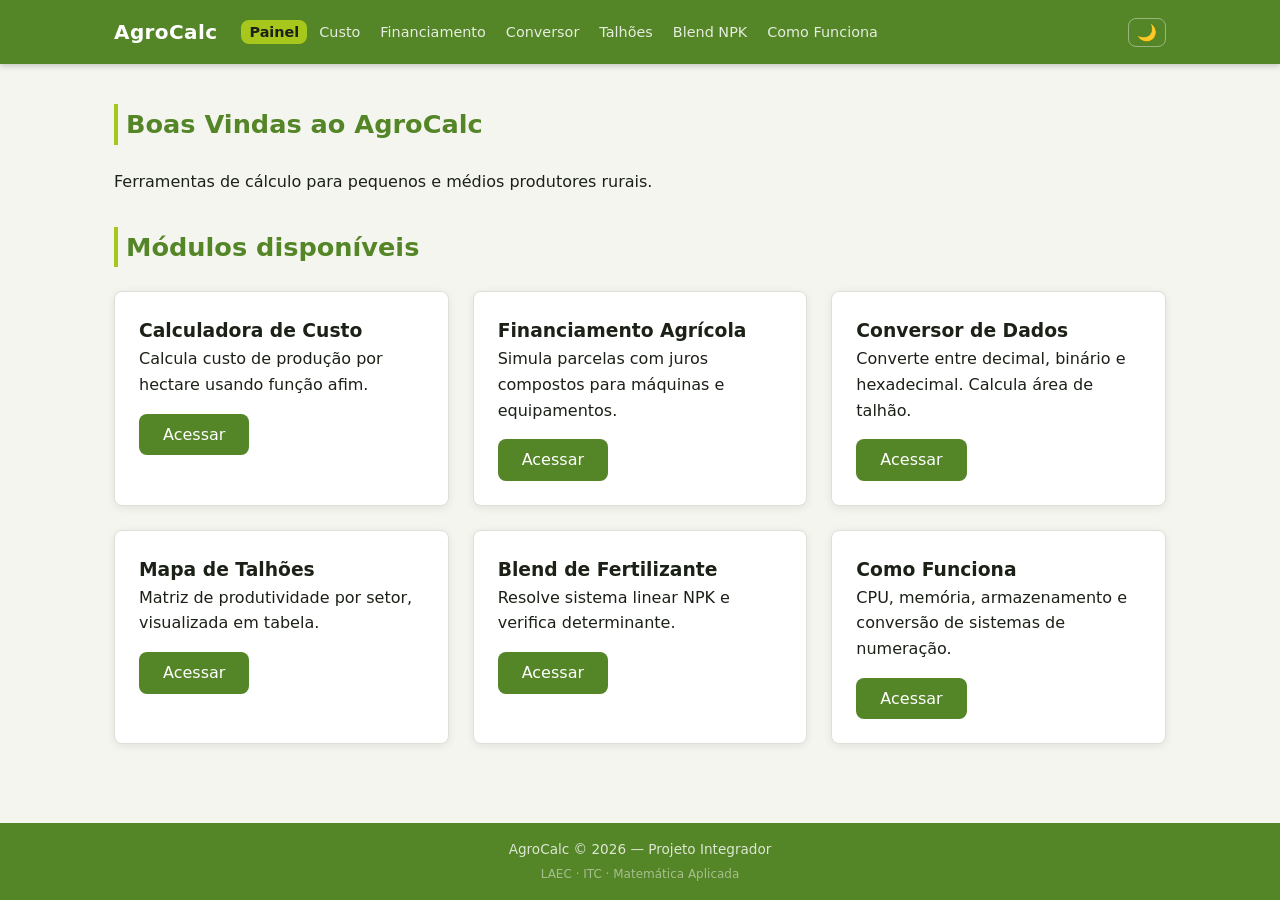
<file: templates/index.html>
<!DOCTYPE html>
<html lang="pt-BR">

<head>
  <meta charset="UTF-8">
  <meta name="viewport" content="width=device-width, initial-scale=1.0">
  <title>AgroCalc — Painel Principal</title>
  <link rel="stylesheet" href="/static/css/style.css">
  <link rel="stylesheet" href="https://cdn.jsdelivr.net/npm/bootstrap-icons@1.13.1/font/bootstrap-icons.min.css">
</head>

<body data-page="index">

  <div id="site-header"></div>

  <main>
    <!-- Apresentação -->
    <section>
      <h1 class="secao-titulo">Boas Vindas ao AgroCalc</h1>
      <p>Ferramentas de cálculo para pequenos e médios produtores rurais.</p>
    </section>

    <!-- Cards de acesso rápido ── -->
    <section style="margin-top: 2rem;">
      <h2 class="secao-titulo">Módulos disponíveis</h2>
      <div class="grid-cards">

        <div class="card">
          <h3>Calculadora de Custo</h3>
          <p>Calcula custo de produção por hectare usando função afim.</p>
          <a class="btn-primario" href="/custo" style="margin-top:1rem;display:inline-block">Acessar</a>
        </div>

        <div class="card">
          <h3>Financiamento Agrícola</h3>
          <p>Simula parcelas com juros compostos para máquinas e equipamentos.</p>
          <a class="btn-primario" href="/financiamento" style="margin-top:1rem;display:inline-block">Acessar</a>
        </div>

        <div class="card">
          <h3>Conversor de Dados</h3>
          <p>Converte entre decimal, binário e hexadecimal. Calcula área de talhão.</p>
          <a class="btn-primario" href="/conversor" style="margin-top:1rem;display:inline-block">Acessar</a>
        </div>

        <div class="card">
          <h3>Mapa de Talhões</h3>
          <p>Matriz de produtividade por setor, visualizada em tabela.</p>
          <a class="btn-primario" href="/mapa-talhoes" style="margin-top:1rem;display:inline-block">Acessar</a>
        </div>

        <div class="card">
          <h3>Blend de Fertilizante</h3>
          <p>Resolve sistema linear NPK e verifica determinante.</p>
          <a class="btn-primario" href="/blend" style="margin-top:1rem;display:inline-block">Acessar</a>
        </div>

        <div class="card">
          <h3>Como Funciona</h3>
          <p>CPU, memória, armazenamento e conversão de sistemas de numeração.</p>
          <a class="btn-primario" href="/como-funciona" style="margin-top:1rem;display:inline-block">Acessar</a>
        </div>

      </div>
    </section>
  </main>

  <div id="site-footer"></div>
  <script src="/static/js/nav.js"></script>

</body>
</html>
</file>
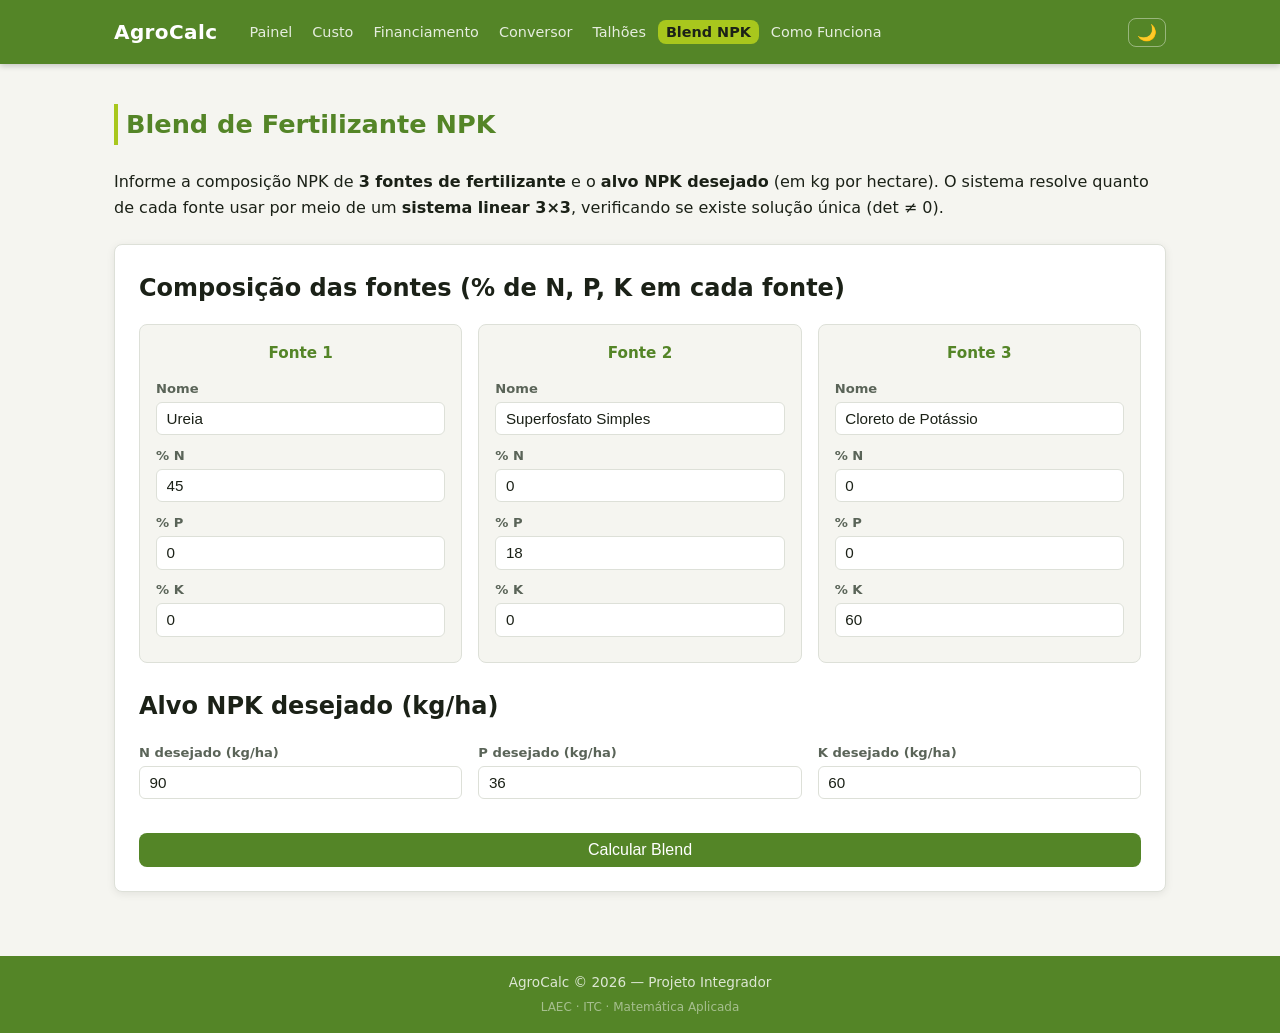
<file: templates/blend.html>
<!DOCTYPE html>
<!--
   O usuário informa a composição NPK de 3 fontes e o alvo desejado
   O sistema linear 3×3 é resolvido pela Regra de Cramer (determinante)
   Verifica se det ≠ 0 (solução única) antes de resolver
   Futuramente: integração com numpy.linalg.solve via Python.
-->
<html lang="pt-BR">

<head>
  <meta charset="UTF-8">
  <meta name="viewport" content="width=device-width, initial-scale=1.0">
  <title>AgroCalc — Blend de Fertilizante</title>
  <link rel="stylesheet" href="../static/css/style.css">
  <link rel="stylesheet" href="../static/css/blend.css">
  <link rel="stylesheet" href="https://cdn.jsdelivr.net/npm/bootstrap-icons@1.13.1/font/bootstrap-icons.min.css">
</head>

<body data-page="blend">

  <div id="site-header"></div>

  <main>
    <h1 class="secao-titulo">Blend de Fertilizante NPK</h1>
    <p style="margin-bottom:1.5rem;">
      Informe a composição NPK de <strong>3 fontes de fertilizante</strong> e o
      <strong>alvo NPK desejado</strong> (em kg por hectare).
      O sistema resolve quanto de cada fonte usar por meio de um
      <strong>sistema linear 3×3</strong>, verificando se existe solução única (det ≠ 0).
    </p>

    <!-- Fontes de fertilizante -->
    <div class="card" style="margin-bottom:1.5rem;">
      <h2 style="margin-bottom:1rem;">Composição das fontes (% de N, P, K em cada fonte)</h2>
      <div class="fontes-grid">

        <div class="fonte-card">
          <div class="fonte-titulo">Fonte 1</div>
          <div class="campo"><label>Nome</label><input type="text" id="f1-nome" value="Ureia"></div>
          <div class="campo"><label>% N</label> <input type="number" id="f1-n" value="45" min="0" max="100" step="0.1">
          </div>
          <div class="campo"><label>% P</label> <input type="number" id="f1-p" value="0" min="0" max="100" step="0.1">
          </div>
          <div class="campo"><label>% K</label> <input type="number" id="f1-k" value="0" min="0" max="100" step="0.1">
          </div>
        </div>

        <div class="fonte-card">
          <div class="fonte-titulo">Fonte 2</div>
          <div class="campo"><label>Nome</label><input type="text" id="f2-nome" value="Superfosfato Simples"></div>
          <div class="campo"><label>% N</label> <input type="number" id="f2-n" value="0" min="0" max="100" step="0.1">
          </div>
          <div class="campo"><label>% P</label> <input type="number" id="f2-p" value="18" min="0" max="100" step="0.1">
          </div>
          <div class="campo"><label>% K</label> <input type="number" id="f2-k" value="0" min="0" max="100" step="0.1">
          </div>
        </div>

        <div class="fonte-card">
          <div class="fonte-titulo">Fonte 3</div>
          <div class="campo"><label>Nome</label><input type="text" id="f3-nome" value="Cloreto de Potássio"></div>
          <div class="campo"><label>% N</label> <input type="number" id="f3-n" value="0" min="0" max="100" step="0.1">
          </div>
          <div class="campo"><label>% P</label> <input type="number" id="f3-p" value="0" min="0" max="100" step="0.1">
          </div>
          <div class="campo"><label>% K</label> <input type="number" id="f3-k" value="60" min="0" max="100" step="0.1">
          </div>
        </div>
      </div>

      <!-- Alvo NPK -->
      <h2 style="margin-bottom:1rem;">Alvo NPK desejado (kg/ha)</h2>
      <div class="alvo-grid">
        <div class="campo">
          <label>N desejado (kg/ha)</label>
          <input type="number" id="alvo-n" value="90" min="0">
        </div>
        <div class="campo">
          <label>P desejado (kg/ha)</label>
          <input type="number" id="alvo-p" value="36" min="0">
        </div>
        <div class="campo">
          <label>K desejado (kg/ha)</label>
          <input type="number" id="alvo-k" value="60" min="0">
        </div>
      </div>

      <button class="btn-primario" onclick="resolverBlend()" style="width:100%;">
        Calcular Blend
      </button>
    </div>

    <!-- Resultado -->
    <div id="resultado" style="display:none;"></div>

  </main>

  <div id="site-footer"></div>
  <script src="../static/js/nav.js"></script>
  <script src="../static/js/blend.js"></script>

</body>
</html>
</file>
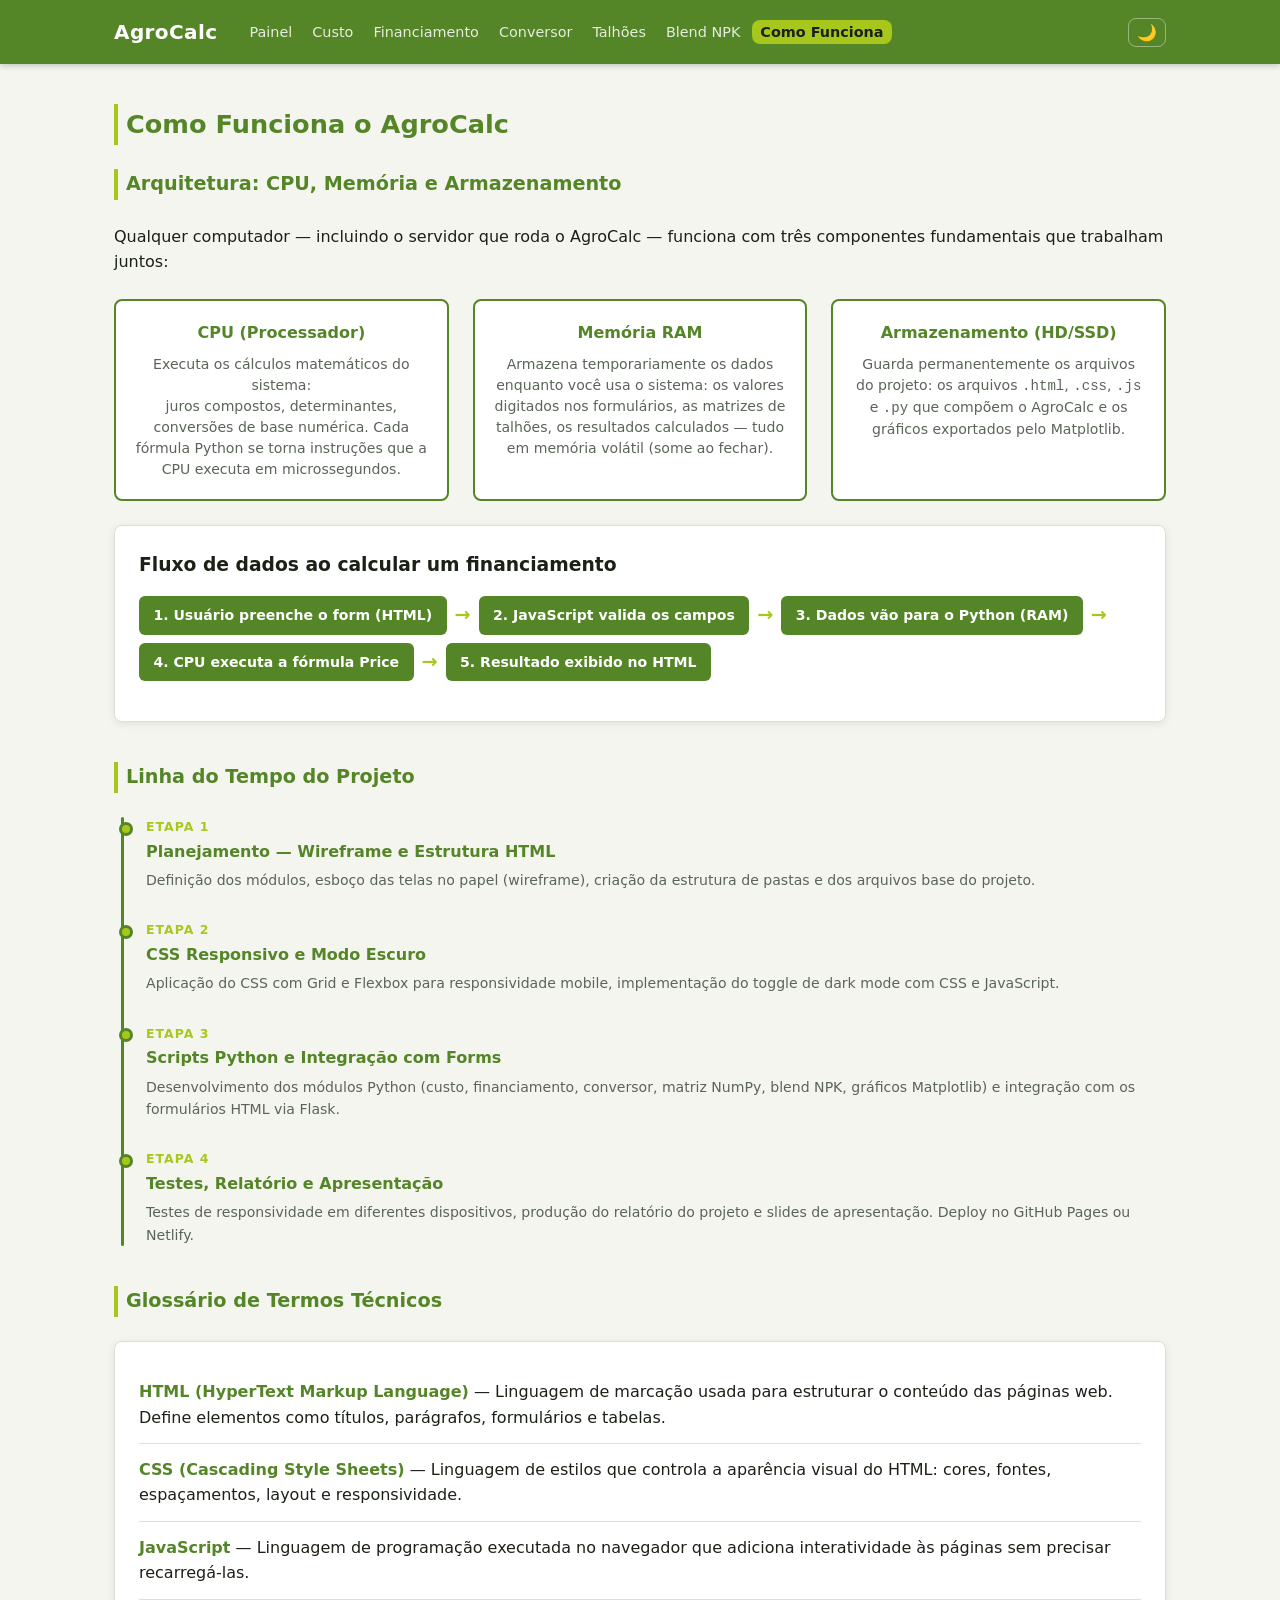
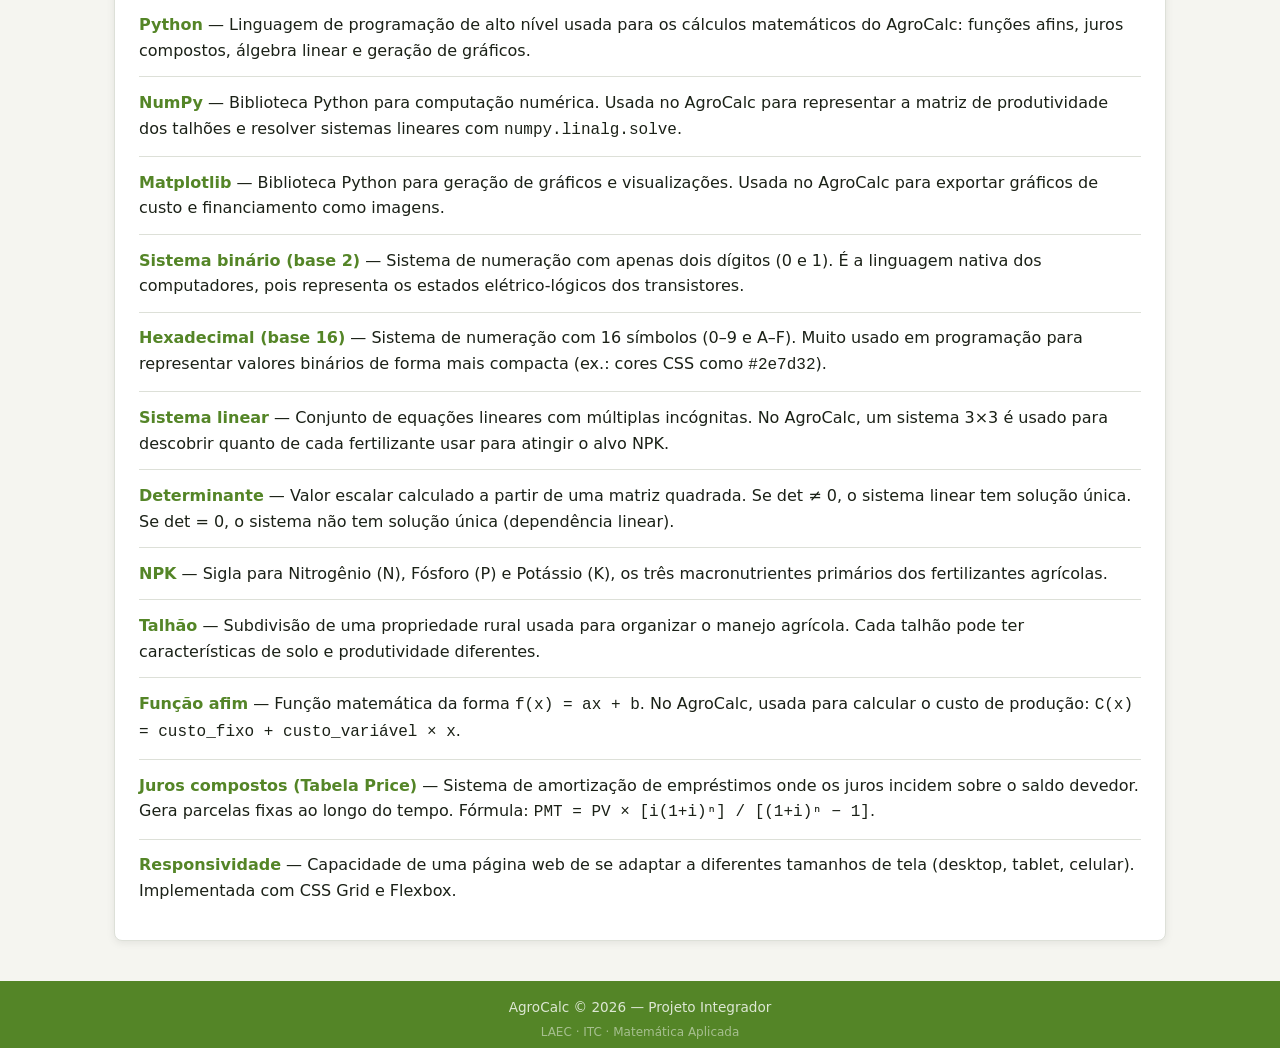
<file: templates/como_funciona.html>
<!DOCTYPE html>
<!--
  como_funciona.html — AgroCalc
  Módulo: Como Funciona (ITC — Introdução à Tecnologia da Computação)
  Conteúdo:
    - Como o sistema AgroCalc funciona internamente (CPU, memória, armazenamento)
    - Linha do tempo das tecnologias usadas no projeto
    - Glossário de termos técnicos
-->
<html lang="pt-BR">

<head>
  <meta charset="UTF-8">
  <meta name="viewport" content="width=device-width, initial-scale=1.0">
  <title>AgroCalc — Como Funciona</title>
  <link rel="stylesheet" href="../static/css/style.css">
  <link rel="stylesheet" href="../static/css/como_funciona.css">
  <link rel="stylesheet" href="https://cdn.jsdelivr.net/npm/bootstrap-icons@1.13.1/font/bootstrap-icons.min.css">
</head>

<body data-page="como_funciona">

  <div id="site-header"></div>

  <main>
    <h1 class="secao-titulo">Como Funciona o AgroCalc</h1>

    <!-- Arquitetura do sistema -->
    <section style="margin-bottom:2.5rem;">
      <h2 class="secao-titulo" style="font-size:1.2rem;">Arquitetura: CPU, Memória e Armazenamento</h2>
      <p>
        Qualquer computador — incluindo o servidor que roda o AgroCalc —
        funciona com três componentes fundamentais que trabalham juntos:
      </p>

      <div class="arq-grid">
        <div class="arq-card">
          <div class="arq-titulo">CPU (Processador)</div>
          <div class="arq-desc">
            Executa os cálculos matemáticos do sistema:<br>
            juros compostos, determinantes, conversões de base numérica.
            Cada fórmula Python se torna instruções que a CPU executa em microssegundos.
          </div>
        </div>

        <div class="arq-card">
          <div class="arq-titulo">Memória RAM</div>
          <div class="arq-desc">
            Armazena temporariamente os dados enquanto você usa o sistema:
            os valores digitados nos formulários, as matrizes de talhões,
            os resultados calculados — tudo em memória volátil (some ao fechar).
          </div>
        </div>

        <div class="arq-card">
          <div class="arq-titulo">Armazenamento (HD/SSD)</div>
          <div class="arq-desc">
            Guarda permanentemente os arquivos do projeto:
            os arquivos <code>.html</code>, <code>.css</code>, <code>.js</code> e <code>.py</code>
            que compõem o AgroCalc e os gráficos exportados pelo Matplotlib.
          </div>
        </div>
      </div>

      <!-- Fluxo de dados quando o usuário usa o sistema -->
      <div class="card">
        <h3 style="margin-bottom:1rem;">Fluxo de dados ao calcular um financiamento</h3>
        <div class="fluxo">
          <div class="fluxo-passo">1. Usuário preenche o form (HTML)</div>
          <div class="fluxo-seta">→</div>
          <div class="fluxo-passo">2. JavaScript valida os campos</div>
          <div class="fluxo-seta">→</div>
          <div class="fluxo-passo">3. Dados vão para o Python (RAM)</div>
          <div class="fluxo-seta">→</div>
          <div class="fluxo-passo">4. CPU executa a fórmula Price</div>
          <div class="fluxo-seta">→</div>
          <div class="fluxo-passo">5. Resultado exibido no HTML</div>
        </div>
      </div>
    </section>

    <!-- Linha do tempo -->
    <section style="margin-bottom:2.5rem;">
      <h2 class="secao-titulo" style="font-size:1.2rem;">Linha do Tempo do Projeto</h2>

      <div class="timeline">

        <div class="timeline-item">
          <div class="timeline-ano">Etapa 1</div>
          <div class="timeline-titulo">Planejamento — Wireframe e Estrutura HTML</div>
          <div class="timeline-desc">
            Definição dos módulos, esboço das telas no papel (wireframe),
            criação da estrutura de pastas e dos arquivos base do projeto.
          </div>
        </div>

        <div class="timeline-item">
          <div class="timeline-ano">Etapa 2</div>
          <div class="timeline-titulo">CSS Responsivo e Modo Escuro</div>
          <div class="timeline-desc">
            Aplicação do CSS com Grid e Flexbox para responsividade mobile,
            implementação do toggle de dark mode com CSS e JavaScript.
          </div>
        </div>

        <div class="timeline-item">
          <div class="timeline-ano">Etapa 3</div>
          <div class="timeline-titulo">Scripts Python e Integração com Forms</div>
          <div class="timeline-desc">
            Desenvolvimento dos módulos Python (custo, financiamento, conversor,
            matriz NumPy, blend NPK, gráficos Matplotlib) e integração com os
            formulários HTML via Flask.
          </div>
        </div>

        <div class="timeline-item">
          <div class="timeline-ano">Etapa 4</div>
          <div class="timeline-titulo">Testes, Relatório e Apresentação</div>
          <div class="timeline-desc">
            Testes de responsividade em diferentes dispositivos,
            produção do relatório do projeto e slides de apresentação.
            Deploy no GitHub Pages ou Netlify.
          </div>
        </div>

      </div>
    </section>

    <!-- Glossário -->
    <section>
      <h2 class="secao-titulo" style="font-size:1.2rem;">Glossário de Termos Técnicos</h2>

      <div class="card">
        <ul class="glossario-lista">
          <li>
            <strong>HTML (HyperText Markup Language)</strong> —
            Linguagem de marcação usada para estruturar o conteúdo das páginas web.
            Define elementos como títulos, parágrafos, formulários e tabelas.
          </li>
          <li>
            <strong>CSS (Cascading Style Sheets)</strong> —
            Linguagem de estilos que controla a aparência visual do HTML:
            cores, fontes, espaçamentos, layout e responsividade.
          </li>
          <li>
            <strong>JavaScript</strong> —
            Linguagem de programação executada no navegador que adiciona
            interatividade às páginas sem precisar recarregá-las.
          </li>
          <li>
            <strong>Python</strong> —
            Linguagem de programação de alto nível usada para os cálculos
            matemáticos do AgroCalc: funções afins, juros compostos,
            álgebra linear e geração de gráficos.
          </li>
          <li>
            <strong>NumPy</strong> —
            Biblioteca Python para computação numérica. Usada no AgroCalc
            para representar a matriz de produtividade dos talhões e resolver
            sistemas lineares com <code>numpy.linalg.solve</code>.
          </li>
          <li>
            <strong>Matplotlib</strong> —
            Biblioteca Python para geração de gráficos e visualizações.
            Usada no AgroCalc para exportar gráficos de custo e financiamento como imagens.
          </li>
          <li>
            <strong>Sistema binário (base 2)</strong> —
            Sistema de numeração com apenas dois dígitos (0 e 1).
            É a linguagem nativa dos computadores, pois representa os estados
            elétrico-lógicos dos transistores.
          </li>
          <li>
            <strong>Hexadecimal (base 16)</strong> —
            Sistema de numeração com 16 símbolos (0–9 e A–F).
            Muito usado em programação para representar valores binários
            de forma mais compacta (ex.: cores CSS como <code>#2e7d32</code>).
          </li>
          <li>
            <strong>Sistema linear</strong> —
            Conjunto de equações lineares com múltiplas incógnitas.
            No AgroCalc, um sistema 3×3 é usado para descobrir quanto de cada
            fertilizante usar para atingir o alvo NPK.
          </li>
          <li>
            <strong>Determinante</strong> —
            Valor escalar calculado a partir de uma matriz quadrada.
            Se det ≠ 0, o sistema linear tem solução única.
            Se det = 0, o sistema não tem solução única (dependência linear).
          </li>
          <li>
            <strong>NPK</strong> —
            Sigla para Nitrogênio (N), Fósforo (P) e Potássio (K),
            os três macronutrientes primários dos fertilizantes agrícolas.
          </li>
          <li>
            <strong>Talhão</strong> —
            Subdivisão de uma propriedade rural usada para organizar o manejo
            agrícola. Cada talhão pode ter características de solo e produtividade diferentes.
          </li>
          <li>
            <strong>Função afim</strong> —
            Função matemática da forma <code>f(x) = ax + b</code>.
            No AgroCalc, usada para calcular o custo de produção:
            <code>C(x) = custo_fixo + custo_variável × x</code>.
          </li>
          <li>
            <strong>Juros compostos (Tabela Price)</strong> —
            Sistema de amortização de empréstimos onde os juros incidem sobre
            o saldo devedor. Gera parcelas fixas ao longo do tempo.
            Fórmula: <code>PMT = PV × [i(1+i)ⁿ] / [(1+i)ⁿ − 1]</code>.
          </li>
          <li>
            <strong>Responsividade</strong> —
            Capacidade de uma página web de se adaptar a diferentes tamanhos
            de tela (desktop, tablet, celular). Implementada com CSS Grid e Flexbox.
          </li>
        </ul>
      </div>
    </section>

  </main>

  <div id="site-footer"></div>
  <script src="../static/js/nav.js"></script>

</body>

</html>
</file>
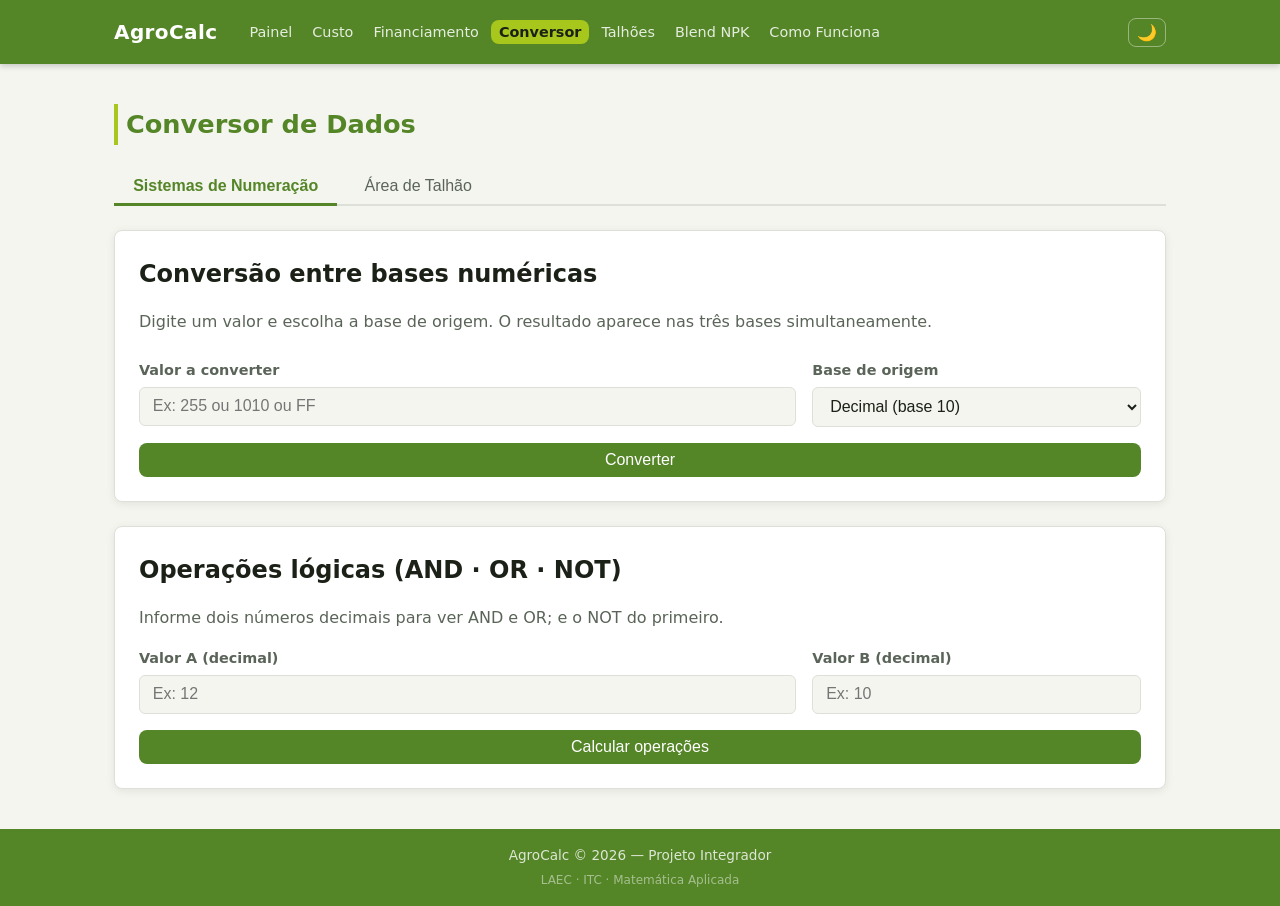
<file: templates/conversor.html>
<!DOCTYPE html>
<!--
  Converte números entre decimal, binário e hexadecimal
  Calcula área de talhão retangular em hectares
-->
<html lang="pt-BR">

<head>
  <meta charset="UTF-8">
  <meta name="viewport" content="width=device-width, initial-scale=1.0">
  <title>AgroCalc — Conversor de Dados</title>
  <link rel="stylesheet" href="../static/css/style.css">
  <link rel="stylesheet" href="../static/css/conversor.css">
  <link rel="stylesheet" href="https://cdn.jsdelivr.net/npm/bootstrap-icons@1.13.1/font/bootstrap-icons.min.css">
</head>

<body data-page="conversor">

  <div id="site-header"></div>

  <main>
    <h1 class="secao-titulo">Conversor de Dados</h1>

    <!-- Abas internas -->
    <div class="abas">
      <button class="aba-btn ativa" onclick="trocarAba('numeracao', this)">
        Sistemas de Numeração
      </button>
      <button class="aba-btn" onclick="trocarAba('area', this)">
        Área de Talhão
      </button>
    </div>

    <!-- Conversor de bases -->
    <div id="painel-numeracao" class="painel-aba ativo">
      <div class="card">
        <h2 style="margin-bottom:1rem;">Conversão entre bases numéricas</h2>
        <p style="margin-bottom:1.5rem;color:var(--cor-texto-suave);">
          Digite um valor e escolha a base de origem. O resultado aparece nas três bases simultaneamente.
        </p>

        <div class="entrada-grupo">
          <div class="campo">
            <label for="valor-numero">Valor a converter</label>
            <input type="text" id="valor-numero" placeholder="Ex: 255 ou 1010 ou FF">
          </div>
          <div class="campo">
            <label for="base-origem">Base de origem</label>
            <select id="base-origem">
              <option value="10">Decimal (base 10)</option>
              <option value="2">Binário (base 2)</option>
              <option value="16">Hexadecimal (base 16)</option>
            </select>
          </div>
        </div>

        <button class="btn-primario" onclick="converterNumero()" style="width:100%;">
          Converter
        </button>

        <!-- Resultado nas três bases -->
        <div class="resultado-bases" id="resultado-bases" style="display:none;">
          <div class="base-card">
            <div class="base-titulo">Decimal</div>
            <div class="base-valor" id="res-decimal">—</div>
          </div>
          <div class="base-card">
            <div class="base-titulo">Binário</div>
            <div class="base-valor" id="res-binario">—</div>
          </div>
          <div class="base-card">
            <div class="base-titulo">Hexadecimal</div>
            <div class="base-valor" id="res-hex">—</div>
          </div>
        </div>
      </div>

      <!-- Operações lógicas AND / OR / NOT -->
      <div class="card" style="margin-top:1.5rem;">
        <h2 style="margin-bottom:1rem;">Operações lógicas (AND · OR · NOT)</h2>
        <p style="margin-bottom:1rem;color:var(--cor-texto-suave);">
          Informe dois números decimais para ver AND e OR; e o NOT do primeiro.
        </p>

        <div class="entrada-grupo">
          <div class="campo">
            <label for="logica-a">Valor A (decimal)</label>
            <input type="number" id="logica-a" placeholder="Ex: 12" min="0">
          </div>
          <div class="campo">
            <label for="logica-b">Valor B (decimal)</label>
            <input type="number" id="logica-b" placeholder="Ex: 10" min="0">
          </div>
        </div>

        <button class="btn-primario" onclick="calcularLogica()" style="width:100%;">
          Calcular operações
        </button>

        <table class="tabela-logica" id="tabela-logica" style="display:none;">
          <thead>
            <tr>
              <th>Operação</th>
              <th>Decimal</th>
              <th>Binário</th>
              <th>Hexadecimal</th>
            </tr>
          </thead>
          <tbody id="corpo-logica"></tbody>
        </table>
      </div>
    </div>

    <!-- Calculadora de área -->
    <div id="painel-area" class="painel-aba">
      <div class="card" style="max-width:520px;">
        <h2 style="margin-bottom:1rem;">Calculadora de Área de Talhão</h2>
        <p style="margin-bottom:1.5rem;color:var(--cor-texto-suave);">
          Informe as dimensões do talhão para calcular a área em metros quadrados e hectares.
          <br><small>1 hectare = 10.000 m²</small>
        </p>

        <div class="campo" style="margin-bottom:1rem;">
          <label for="comprimento">Comprimento (metros)</label>
          <input type="number" id="comprimento" placeholder="Ex: 500" min="0">
        </div>

        <div class="campo" style="margin-bottom:1.5rem;">
          <label for="largura">Largura (metros)</label>
          <input type="number" id="largura" placeholder="Ex: 200" min="0">
        </div>

        <button class="btn-primario" onclick="calcularArea()" style="width:100%;">
          Calcular área
        </button>

        <div class="resultado-area" id="resultado-area" style="display:none;">
          <p style="opacity:0.85;font-size:0.9rem;">Área calculada</p>
          <p class="valor-ha" id="area-ha">—</p>
          <p style="font-size:0.9rem;margin-top:0.3rem;" id="area-m2">—</p>
        </div>
      </div>
    </div>

  </main>

  <div id="site-footer"></div>
  <script src="../static/js/nav.js"></script>
  <script src="../static/js/conversor.js"></script>

</body>
</html>
</file>
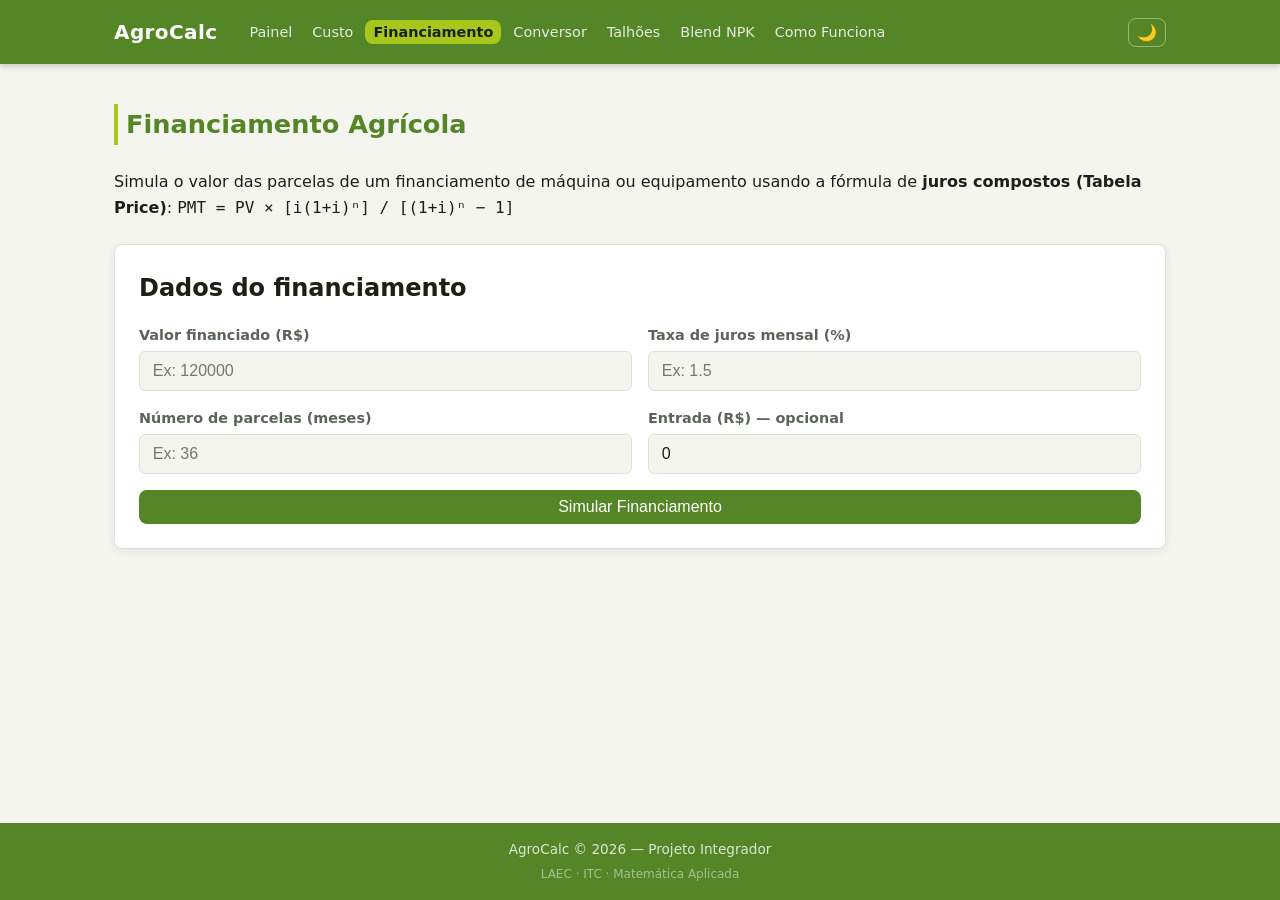
<file: templates/financiamento.html>
<!DOCTYPE html>
<!--
  financiamento.html — AgroCalc
  Módulo: Financiamento Agrícola
  Simula parcelas de financiamento com juros compostos.
  Fórmula: PMT = PV × [i(1+i)^n] / [(1+i)^n - 1]
-->
<html lang="pt-BR">

<head>
  <meta charset="UTF-8">
  <meta name="viewport" content="width=device-width, initial-scale=1.0">
  <title>AgroCalc — Financiamento Agrícola</title>
  <link rel="stylesheet" href="../static/css/style.css">
  <link rel="stylesheet" href="../static/css/financiamento.css">
  <link rel="stylesheet" href="https://cdn.jsdelivr.net/npm/bootstrap-icons@1.13.1/font/bootstrap-icons.min.css">
</head>

<body data-page="financiamento">

  <div id="site-header"></div>

  <main>
    <h1 class="secao-titulo">Financiamento Agrícola</h1>
    <p style="margin-bottom:1.5rem;">
      Simula o valor das parcelas de um financiamento de máquina ou equipamento
      usando a fórmula de <strong>juros compostos (Tabela Price)</strong>:
      <code>PMT = PV × [i(1+i)ⁿ] / [(1+i)ⁿ − 1]</code>
    </p>

    <!-- Formulário -->
    <div class="card" style="margin-bottom:2rem;">
      <h2 style="margin-bottom:1rem;">Dados do financiamento</h2>
      <div class="form-grid">

        <div class="campo">
          <label for="valor-total">Valor financiado (R$)</label>
          <input type="number" id="valor-total" placeholder="Ex: 120000" min="0">
        </div>

        <div class="campo">
          <label for="taxa-juros">Taxa de juros mensal (%)</label>
          <input type="number" id="taxa-juros" placeholder="Ex: 1.5" step="0.01" min="0">
        </div>

        <div class="campo">
          <label for="num-parcelas">Número de parcelas (meses)</label>
          <input type="number" id="num-parcelas" placeholder="Ex: 36" min="1" max="360">
        </div>

        <div class="campo">
          <label for="entrada">Entrada (R$) — opcional</label>
          <input type="number" id="entrada" placeholder="Ex: 20000" min="0" value="0">
        </div>

        <div class="campo full">
          <button class="btn-primario" onclick="calcularFinanciamento()" style="width:100%;">
            Simular Financiamento
          </button>
        </div>
      </div>
    </div>

    <!-- Resultado (oculto até calcular) -->
    <div id="resultado" style="display:none;">

      <!-- Cards de resumo -->
      <div class="resumo-grid">
        <div class="resumo-item">
          <span class="label">Parcela mensal</span>
          <span class="valor" id="res-parcela">—</span>
        </div>
        <div class="resumo-item">
          <span class="label">Total pago</span>
          <span class="valor" id="res-total">—</span>
        </div>
        <div class="resumo-item">
          <span class="label">Total de juros</span>
          <span class="valor" id="res-juros">—</span>
        </div>
      </div>

      <!-- Tabela de amortização -->
      <div class="card">
        <h2 style="margin-bottom:1rem;">Tabela de parcelas</h2>
        <div style="overflow-x:auto;">
          <table class="tabela-parcelas">
            <thead>
              <tr>
                <th>Parcela</th>
                <th>Prestação (R$)</th>
                <th>Juros (R$)</th>
                <th>Amortização (R$)</th>
                <th>Saldo devedor (R$)</th>
              </tr>
            </thead>
            <tbody id="corpo-tabela"></tbody>
          </table>
        </div>
      </div>
    </div>
  </main>

  <div id="site-footer"></div>
  <script src="../static/js/nav.js"></script>
  <script src="../static/js/financiamento.js"></script>
</body>

</html>
</file>
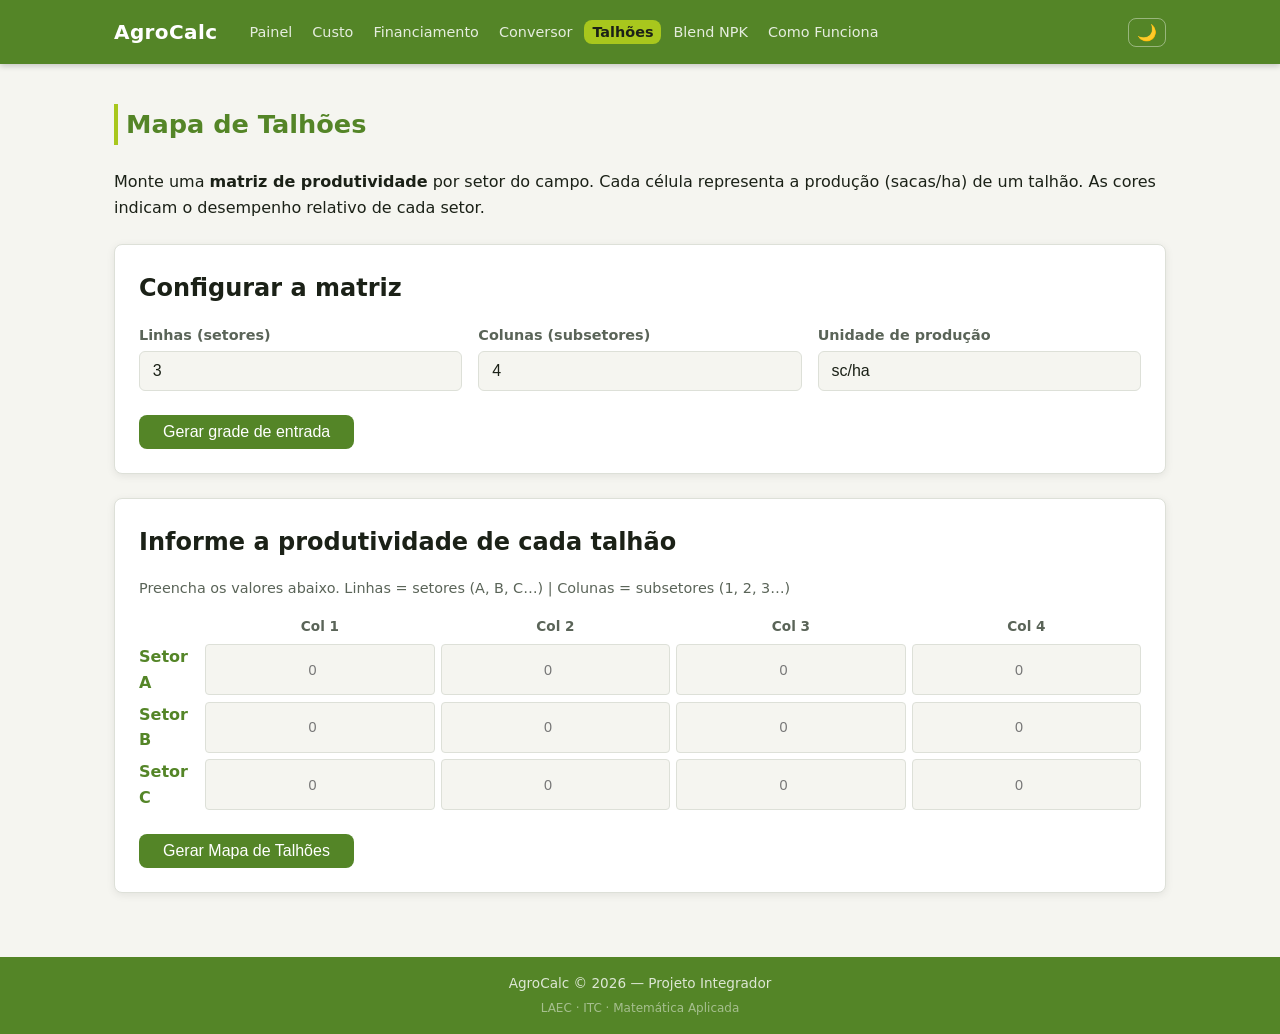
<file: templates/mapa_talhoes.html>
<!DOCTYPE html>
<!--
  Representa uma matriz de produtividade por setor (linha × coluna).
  O usuário define linhas, colunas e valores. A tabela é gerada dinamicamente.
  Futuramente os dados virão de um script Python com NumPy.
-->
<html lang="pt-BR">

<head>
  <meta charset="UTF-8">
  <meta name="viewport" content="width=device-width, initial-scale=1.0">
  <title>AgroCalc — Mapa de Talhões</title>
  <link rel="stylesheet" href="../static/css/style.css">
  <link rel="stylesheet" href="../static/css/mapa_talhoes.css">
  <link rel="stylesheet" href="https://cdnjs.cloudflare.com/ajax/libs/font-awesome/6.7.2/css/all.min.css">
  <link rel="stylesheet" href="https://cdn.jsdelivr.net/npm/bootstrap-icons@1.13.1/font/bootstrap-icons.min.css">
</head>

<body data-page="mapa_talhoes">

  <div id="site-header"></div>

  <main>
    <h1 class="secao-titulo">Mapa de Talhões</h1>
    <p style="margin-bottom:1.5rem;">
      Monte uma <strong>matriz de produtividade</strong> por setor do campo.
      Cada célula representa a produção (sacas/ha) de um talhão.
      As cores indicam o desempenho relativo de cada setor.
    </p>

    <!-- Configuração da matriz -->
    <div class="card" style="margin-bottom:1.5rem;">
      <h2 style="margin-bottom:1rem;">Configurar a matriz</h2>
      <div class="config-grid">
        <div class="campo">
          <label for="num-linhas">Linhas (setores)</label>
          <input type="number" id="num-linhas" value="3" min="1" max="8">
        </div>
        <div class="campo">
          <label for="num-colunas">Colunas (subsetores)</label>
          <input type="number" id="num-colunas" value="4" min="1" max="8">
        </div>
        <div class="campo">
          <label for="unidade">Unidade de produção</label>
          <input type="text" id="unidade" value="sc/ha" placeholder="Ex: sc/ha, t/ha">
        </div>
      </div>
      <button class="btn-primario" onclick="gerarInputs()">Gerar grade de entrada</button>
    </div>

    <!-- Grade de inputs (gerada dinamicamente) -->
    <div id="secao-inputs" style="display:none;">
      <div class="card" style="margin-bottom:1.5rem;">
        <h2 style="margin-bottom:1rem;">Informe a produtividade de cada talhão</h2>
        <p style="color:var(--cor-texto-suave);margin-bottom:1rem;font-size:0.9rem;">
          Preencha os valores abaixo. Linhas = setores (A, B, C…) | Colunas = subsetores (1, 2, 3…)
        </p>
        <div id="grade-inputs"></div>
        <button class="btn-primario" onclick="gerarMapa()">Gerar Mapa de Talhões</button>
      </div>
    </div>

    <!-- Resultado: mapa de calor + estatísticas -->
    <div id="resultado" style="display:none;">
      <div class="card">
        <h2 style="margin-bottom:0.5rem;">Mapa de Produtividade</h2>
        <div class="legenda">
          <strong>Legenda:</strong>
          <div class="legenda-item">
            <div class="legenda-cor calor-alto"></div> Alto
          </div>
          <div class="legenda-item">
            <div class="legenda-cor calor-medio"></div> Médio
          </div>
          <div class="legenda-item">
            <div class="legenda-cor calor-baixo"></div> Baixo
          </div>
        </div>

        <div style="overflow-x:auto; margin-top:1rem;">
          <table class="mapa-tabela" id="tabela-mapa"></table>
        </div>
      </div>

      <!-- Estatísticas da matriz -->
      <div class="stats-grid" id="stats-grid"></div>
    </div>

  </main>

  <div id="site-footer"></div>
  <script src="../static/js/nav.js"></script>
  <script src="../static/js/mapa_talhoes.js"></script>

</body>
</html>
</file>
<file: static/css/style.css>
/*
   style.css — AgroCalc
   Estilos globais: variáveis, reset, header, nav, footer,
   grid de layout e utilitários.
   Cada página pode importar seu próprio CSS adicional.
*/

/* Variáveis do CSS, afeta todas as páginas html */
:root {
    /* Cores Principais */
    --cor-primaria: #548527;
    --cor-primaria-soft: #6fa542;
    --cor-acento: #a8c71d;
    --cor-perigo: #c62828;

    /* Neutros */
    --cor-fundo: #f5f5f0;
    --cor-superficie: #ffffff;
    --cor-borda: #dde0d8;
    --cor-texto: #1b2117;
    --cor-texto-suave: #5a6458;

    /* Tipografia */
    --fonte-principal: "Segoe UI", system-ui, sans-serif;
    --tamanho-base: 1rem;

    /* Espaçamentos */
    --espaco-xs: 0.25rem;
    --espaco-sm: 0.5rem;
    --espaco-md: 1rem;
    --espaco-lg: 1.5rem;
    --espaco-xl: 2.5rem;

    /* Layout */
    --largura-max: 1100px;
    --altura-header: 64px;
    --raio-borda: 8px;

    /* Sombra */
    --sombra-suave: 0 2px 8px rgba(0, 0, 0, 0.08);
}

/* Tema Escuro */
body.dark {
    --cor-fundo: #161a14;
    --cor-superficie: #1f2419;
    --cor-borda: #2e3529;
    --cor-texto: #e8ebe3;
    --cor-texto-suave: #8a9485;
    --sombra-suave: 0 2px 8px rgba(0, 0, 0, 0.4);
}

img {
    width: 10%;
    max-width: 500px;
    /* Define o tamanho máximo da imagem */
    height: auto;
}

/* Icons do Tema Escuro/Claro */
#theme-toggle i {
    font-size: 1.3rem;
}

#theme-toggle {
    font-size: 1.5rem;
}

/* Reset */
*,
*::before,
*::after {
    box-sizing: border-box;
    margin: 0;
    padding: 0;
}

html {
    font-size: 100%;
    scroll-behavior: smooth;
}

body {
    font-family: var(--fonte-principal);
    font-size: var(--tamanho-base);
    background-color: var(--cor-fundo);
    color: var(--cor-texto);
    line-height: 1.6;

    display: grid;
    grid-template-rows: var(--altura-header) 1fr auto;
    min-height: 100vh;
}

img {
    max-width: 100%;
    display: block;
}

a {
    color: var(--cor-primaria-soft);
    text-decoration: none;
}

a:hover {
    text-decoration: underline;
}

/* Header e Nav */
.site-header {
    background-color: var(--cor-primaria);
    color: #fff;
    position: sticky;
    /* fica no topo ao rolar */
    top: 0;
    z-index: 100;
    box-shadow: 0 2px 6px rgba(0, 0, 0, 0.2);
}

.header-inner {
    max-width: var(--largura-max);
    margin: 0 auto;
    padding: 0 var(--espaco-lg);
    height: var(--altura-header);

    display: flex;
    align-items: center;
    gap: var(--espaco-lg);
}

/* Logo */
.logo {
    display: flex;
    align-items: center;
    gap: var(--espaco-sm);
    flex-shrink: 0;
}

.logo-icon {
    font-size: 1.5rem;
}

.logo-texto {
    font-size: 1.25rem;
    font-weight: 700;
    letter-spacing: 0.02em;
    color: #fff;
}

/* Lista de links da nav */
.nav-principal ul {
    display: flex;
    list-style: none;
    gap: var(--espaco-xs);
    flex-wrap: wrap;
}

.nav-principal a {
    color: rgba(255, 255, 255, 0.85);
    padding: var(--espaco-xs) var(--espaco-sm);
    border-radius: var(--raio-borda);
    font-size: 0.9rem;
    transition: background 0.2s, color 0.2s;
}

.nav-principal a:hover {
    background: rgba(255, 255, 255, 0.15);
    color: #fff;
    text-decoration: none;
}

/* Link da página ativa */
.nav-principal a.ativo {
    background: var(--cor-acento);
    color: #1b2117;
    font-weight: 600;
}

/* Botão Dark Mode */
.btn-dark {
    margin-left: auto;
    background: transparent;
    border: 1px solid rgba(255, 255, 255, 0.4);
    border-radius: var(--raio-borda);
    color: #fff;
    padding: var(--espaco-xs) var(--espaco-sm);
    cursor: pointer;
    font-size: 1rem;
    flex-shrink: 0;
    transition: background 0.2s;

}

.btn-dark:hover {
    background: rgba(255, 255, 255, 0.15);
}

.btn-menu {
    display: none;
    flex-direction: column;
    justify-content: space-between;
    width: 28px;
    height: 20px;
    background: transparent;
    border: none;
    cursor: pointer;
    flex-shrink: 0;
}

.btn-menu span {
    display: block;
    height: 2px;
    background: #fff;
    border-radius: 2px;
    transition: 0.3s;
}

/* Main */
main {
    max-width: var(--largura-max);
    width: 100%;
    margin: 0 auto;
    padding: var(--espaco-xl) var(--espaco-lg);
}

/* Título de seção padrão */
.secao-titulo {
    font-size: 1.6rem;
    font-weight: 700;
    color: var(--cor-primaria);
    margin-bottom: var(--espaco-lg);
    border-left: 4px solid var(--cor-acento);
    padding-left: var(--espaco-sm);
}

/* Card Reutilizável */
.card {
    background: var(--cor-superficie);
    border: 1px solid var(--cor-borda);
    border-radius: var(--raio-borda);
    padding: var(--espaco-lg);
    box-shadow: var(--sombra-suave);
}

/* Grid de Cards*/
.grid-cards {
    display: grid;
    grid-template-columns: repeat(auto-fit, minmax(280px, 1fr));
    gap: var(--espaco-lg);
}

/* Botão primário padrão */
.btn-primario {
    display: inline-block;
    background: var(--cor-primaria);
    color: #fff;
    padding: var(--espaco-sm) var(--espaco-lg);
    border: none;
    border-radius: var(--raio-borda);
    font-size: 1rem;
    cursor: pointer;
    transition: background 0.2s, transform 0.1s;
}

.btn-primario:hover {
    background: var(--cor-primaria-soft);
}

.btn-primario:active {
    transform: scale(0.98);
}

/* Footer */
.site-footer {
    background: var(--cor-primaria);
    color: rgba(255, 255, 255, 0.8);
    text-align: center;
    padding: var(--espaco-md) var(--espaco-lg);
    font-size: 0.85rem;
}

.site-footer .footer-sub {
    font-size: 0.75rem;
    opacity: 0.6;
    margin-top: var(--espaco-xs);
}

/* Responsividade Mobile */
@media (max-width: 768px) {

    .btn-menu {
        display: flex;
    }

    /* Nav fica 'retrátil' no celular */
    .nav-principal {
        display: none;
        position: absolute;
        top: var(--altura-header);
        left: 0;
        right: 0;
        background: var(--cor-primaria);
        padding: var(--espaco-md);
        box-shadow: 0 4px 12px rgba(0, 0, 0, 0.2);
        z-index: 99;
    }

    /* Quando o JS adiciona .aberto, exibe o menu */
    .nav-principal.aberto {
        display: block;
    }

    .nav-principal ul {
        flex-direction: column;
        gap: var(--espaco-xs);
    }

    .nav-principal a {
        display: block;
        padding: var(--espaco-sm) var(--espaco-md);
        font-size: 1rem;
    }

    .header-inner {
        position: relative;
    }

    main {
        padding: var(--espaco-lg) var(--espaco-md);
    }
}
</file>
<file: static/css/blend.css>
/* Grid do formulário de fontes */
.fontes-grid {
    display: grid;
    grid-template-columns: repeat(3, 1fr);
    gap: 1rem;
    margin-bottom: 1.5rem;
}

.fonte-card {
    background: var(--cor-fundo);
    border: 1px solid var(--cor-borda);
    border-radius: var(--raio-borda);
    padding: 1rem;
}

.fonte-titulo {
    font-weight: 700;
    font-size: 0.95rem;
    color: var(--cor-primaria);
    margin-bottom: 0.8rem;
    text-align: center;
}

.campo label {
    display: block;
    font-size: 0.82rem;
    font-weight: 600;
    color: var(--cor-texto-suave);
    margin-bottom: 0.2rem;
}

.campo input {
    width: 100%;
    padding: 0.45rem 0.6rem;
    border: 1px solid var(--cor-borda);
    border-radius: 6px;
    font-size: 0.95rem;
    background: var(--cor-superficie);
    color: var(--cor-texto);
    margin-bottom: 0.6rem;
}

/* Grid do alvo NPK */
.alvo-grid {
    display: grid;
    grid-template-columns: repeat(3, 1fr);
    gap: 1rem;
    margin-bottom: 1.5rem;
}

/* Resultado do sistema */
.resultado-blend {
    display: grid;
    grid-template-columns: repeat(3, 1fr);
    gap: 1rem;
    margin: 1rem 0;
}

.blend-item {
    background: var(--cor-primaria);
    color: #fff;
    border-radius: var(--raio-borda);
    padding: 1rem;
    text-align: center;
}

.blend-item .blend-kg {
    font-size: 1.6rem;
    font-weight: 700;
    display: block;
}

.blend-item .blend-label {
    font-size: 0.82rem;
    opacity: 0.85;
    margin-top: 0.2rem;
}

/* Caixa de detalhes matemáticos */
.detalhe-matematico {
    background: var(--cor-fundo);
    border-left: 4px solid var(--cor-acento);
    border-radius: 0 var(--raio-borda) var(--raio-borda) 0;
    padding: 1rem 1.2rem;
    margin-top: 1rem;
    font-size: 0.88rem;
    font-family: monospace;
    line-height: 1.8;
}

/* Aviso de sistema sem solução */
.aviso-erro {
    background: #ffebee;
    border: 1px solid #ef9a9a;
    border-radius: var(--raio-borda);
    padding: 1rem;
    color: var(--cor-perigo);
    margin-top: 1rem;
}

@media (max-width: 700px) {
    .fontes-grid {
        grid-template-columns: 1fr;
    }

    .alvo-grid {
        grid-template-columns: 1fr;
    }

    .resultado-blend {
        grid-template-columns: 1fr;
    }
}
</file>
<file: static/css/como_funciona.css>
/* Diagrama de arquitetura */
.arq-grid {
    display: grid;
    grid-template-columns: repeat(3, 1fr);
    gap: 1.5rem;
    margin: 1.5rem 0;
}

.arq-card {
    background: var(--cor-superficie);
    border: 2px solid var(--cor-primaria);
    border-radius: var(--raio-borda);
    padding: 1.2rem;
    text-align: center;
}

.arq-titulo {
    font-weight: 700;
    color: var(--cor-primaria);
    margin-bottom: 0.5rem;
}

.arq-desc {
    font-size: 0.88rem;
    color: var(--cor-texto-suave);
    line-height: 1.5;
}

/* Seta entre os blocos */
.arq-seta {
    display: flex;
    align-items: center;
    justify-content: center;
    font-size: 1.8rem;
    color: var(--cor-acento);
}

/* Linha do tempo */
.timeline {
    position: relative;
    padding-left: 2rem;
    margin: 1.5rem 0;
}

/* Linha vertical */
.timeline::before {
    content: "";
    position: absolute;
    left: 0.45rem;
    top: 0;
    bottom: 0;
    width: 3px;
    background: var(--cor-primaria);
    border-radius: 2px;
}

.timeline-item {
    position: relative;
    margin-bottom: 1.8rem;
}

/* Marcador circular na linha */
.timeline-item::before {
    content: "";
    position: absolute;
    left: -1.68rem;
    top: 0.3rem;
    width: 14px;
    height: 14px;
    border-radius: 50%;
    background: var(--cor-acento);
    border: 3px solid var(--cor-primaria);
}

.timeline-ano {
    font-size: 0.78rem;
    font-weight: 700;
    color: var(--cor-acento);
    text-transform: uppercase;
    letter-spacing: 0.08em;
}

.timeline-titulo {
    font-weight: 700;
    font-size: 1rem;
    color: var(--cor-primaria);
    margin: 0.1rem 0 0.3rem;
}

.timeline-desc {
    font-size: 0.88rem;
    color: var(--cor-texto-suave);
}

/* Glossário */
.glossario-lista {
    list-style: none;
}

.glossario-lista li {
    border-bottom: 1px solid var(--cor-borda);
    padding: 0.8rem 0;
}

.glossario-lista li:last-child {
    border-bottom: none;
}

.glossario-lista strong {
    color: var(--cor-primaria);
}

/* Fluxo de dados do sistema */
.fluxo {
    display: flex;
    align-items: center;
    flex-wrap: wrap;
    gap: 0.5rem;
    margin: 1rem 0;
}

.fluxo-passo {
    background: var(--cor-primaria);
    color: #fff;
    border-radius: 6px;
    padding: 0.5rem 0.9rem;
    font-size: 0.88rem;
    font-weight: 600;
}

.fluxo-seta {
    color: var(--cor-acento);
    font-size: 1.2rem;
    font-weight: 700;
}

@media (max-width: 600px) {
    .arq-grid {
        grid-template-columns: 1fr;
    }

    .fluxo {
        flex-direction: column;
        align-items: flex-start;
    }
}
</file>
<file: static/css/conversor.css>
/* Abas de navegação interna entre os dois conversores */
.abas {
    display: flex;
    gap: 0.5rem;
    margin-bottom: 1.5rem;
    border-bottom: 2px solid var(--cor-borda);
    padding-bottom: 0;
}

.aba-btn {
    padding: 0.5rem 1.2rem;
    border: none;
    background: transparent;
    font-size: 1rem;
    cursor: pointer;
    color: var(--cor-texto-suave);
    border-bottom: 3px solid transparent;
    margin-bottom: -2px;
    transition: color 0.2s, border-color 0.2s;
}

.aba-btn.ativa {
    color: var(--cor-primaria);
    font-weight: 700;
    border-bottom-color: var(--cor-primaria);
}

.painel-aba {
    display: none;
}

.painel-aba.ativo {
    display: block;
}

/* Grade de resultados do conversor */
.resultado-bases {
    display: grid;
    grid-template-columns: repeat(3, 1fr);
    gap: 1rem;
    margin-top: 1.5rem;
}

.base-card {
    background: var(--cor-fundo);
    border: 1px solid var(--cor-borda);
    border-radius: var(--raio-borda);
    padding: 1rem;
    text-align: center;
}

.base-card .base-titulo {
    font-size: 0.8rem;
    color: var(--cor-texto-suave);
    text-transform: uppercase;
    letter-spacing: 0.05em;
    margin-bottom: 0.5rem;
}

.base-card .base-valor {
    font-size: 1.4rem;
    font-weight: 700;
    color: var(--cor-primaria);
    word-break: break-all;
}

/* Campo de entrada do conversor */
.campo label {
    display: block;
    font-weight: 600;
    font-size: 0.9rem;
    color: var(--cor-texto-suave);
    margin-bottom: 0.3rem;
}

.campo input,
.campo select {
    width: 100%;
    padding: 0.6rem 0.8rem;
    border: 1px solid var(--cor-borda);
    border-radius: 6px;
    font-size: 1rem;
    background: var(--cor-fundo);
    color: var(--cor-texto);
}

.entrada-grupo {
    display: grid;
    grid-template-columns: 2fr 1fr;
    gap: 1rem;
    margin-bottom: 1rem;
}

/* Tabela de operações lógicas */
.tabela-logica {
    width: 100%;
    border-collapse: collapse;
    margin-top: 1rem;
    font-size: 0.9rem;
}

.tabela-logica th {
    background: var(--cor-primaria);
    color: #fff;
    padding: 0.5rem 0.8rem;
    text-align: center;
}

.tabela-logica td {
    padding: 0.4rem 0.8rem;
    border-bottom: 1px solid var(--cor-borda);
    text-align: center;
}

/* Resultado de área */
.resultado-area {
    background: var(--cor-primaria);
    color: #fff;
    border-radius: var(--raio-borda);
    padding: 1.5rem;
    text-align: center;
    margin-top: 1.5rem;
}

.resultado-area .valor-ha {
    font-size: 2rem;
    font-weight: 700;
}

@media (max-width: 600px) {
    .resultado-bases {
        grid-template-columns: 1fr;
    }

    .entrada-grupo {
        grid-template-columns: 1fr;
    }
}
</file>
<file: static/css/financiamento.css>
/* Formulário em duas colunas no desktop */
.form-grid {
    display: grid;
    grid-template-columns: 1fr 1fr;
    gap: 1rem;
}

/* Campo ocupando linha inteira */
.form-grid .full {
    grid-column: 1 / -1;
}

.campo label {
    display: block;
    font-size: 0.9rem;
    font-weight: 600;
    margin-bottom: 0.3rem;
    color: var(--cor-texto-suave);
}

.campo input {
    width: 100%;
    padding: 0.6rem 0.8rem;
    border: 1px solid var(--cor-borda);
    border-radius: 6px;
    font-size: 1rem;
    background: var(--cor-fundo);
    color: var(--cor-texto);
}

.campo input:focus {
    outline: 2px solid var(--cor-primaria-soft);
    border-color: var(--cor-primaria-soft);
}

/* Tabela de parcelas */
.tabela-parcelas {
    width: 100%;
    border-collapse: collapse;
    margin-top: 1rem;
    font-size: 0.9rem;
}

.tabela-parcelas th {
    background: var(--cor-primaria);
    color: #fff;
    padding: 0.6rem 0.8rem;
    text-align: left;
}

.tabela-parcelas td {
    padding: 0.5rem 0.8rem;
    border-bottom: 1px solid var(--cor-borda);
}

.tabela-parcelas tr:nth-child(even) td {
    background: var(--cor-fundo);
}

/* Cards de resumo */
.resumo-grid {
    display: grid;
    grid-template-columns: repeat(3, 1fr);
    gap: 1rem;
    margin-bottom: 1.5rem;
}

.resumo-item {
    background: var(--cor-primaria);
    color: #fff;
    border-radius: var(--raio-borda);
    padding: 1rem;
    text-align: center;
}

.resumo-item .valor {
    font-size: 1.4rem;
    font-weight: 700;
    display: block;
    margin-top: 0.3rem;
}

.resumo-item .label {
    font-size: 0.8rem;
    opacity: 0.85;
}

@media (max-width: 600px) {
    .form-grid {
        grid-template-columns: 1fr;
    }

    .resumo-grid {
        grid-template-columns: 1fr;
    }
}
</file>
<file: static/css/mapa_talhoes.css>
/* Configuração da matriz */
.config-grid {
    display: grid;
    grid-template-columns: 1fr 1fr 1fr;
    gap: 1rem;
    margin-bottom: 1.5rem;
}

.campo label {
    display: block;
    font-weight: 600;
    font-size: 0.9rem;
    color: var(--cor-texto-suave);
    margin-bottom: 0.3rem;
}

.campo input {
    width: 100%;
    padding: 0.6rem 0.8rem;
    border: 1px solid var(--cor-borda);
    border-radius: 6px;
    font-size: 1rem;
    background: var(--cor-fundo);
    color: var(--cor-texto);
}

/* Grade de inputs da matriz */
#grade-inputs {
    display: grid;
    gap: 0.4rem;
    margin: 1rem 0 1.5rem;
}

.celula-input {
    width: 100%;
    padding: 0.5rem;
    border: 1px solid var(--cor-borda);
    border-radius: 4px;
    text-align: center;
    font-size: 0.9rem;
    background: var(--cor-fundo);
    color: var(--cor-texto);
}

/* Mapa de calor — tabela de resultados */
.mapa-tabela {
    width: 100%;
    border-collapse: collapse;
    margin-top: 1rem;
}

.mapa-tabela th {
    background: var(--cor-primaria);
    color: #fff;
    padding: 0.5rem 0.8rem;
    font-size: 0.85rem;
    text-align: center;
}

.mapa-tabela td {
    padding: 0.6rem;
    text-align: center;
    font-size: 0.9rem;
    border: 1px solid var(--cor-borda);
    font-weight: 600;
    transition: background 0.3s;
}

/* Cabeçalho de linha (nome do setor) */
.mapa-tabela td.setor-label {
    background: var(--cor-primaria);
    color: #fff;
    font-weight: 700;
    font-size: 0.85rem;
}

/* Cores de calor: vermelho → amarelo → verde */
.calor-baixo {
    background: #ffcdd2;
    color: #b71c1c;
}

.calor-medio {
    background: #fff9c4;
    color: #f57f17;
}

.calor-alto {
    background: #c8e6c9;
    color: #1b5e20;
}

/* Legenda */
.legenda {
    display: flex;
    gap: 1rem;
    align-items: center;
    flex-wrap: wrap;
    margin-top: 1rem;
    font-size: 0.85rem;
}

.legenda-item {
    display: flex;
    align-items: center;
    gap: 0.4rem;
}

.legenda-cor {
    width: 20px;
    height: 20px;
    border-radius: 4px;
}

/* Estatísticas da matriz */
.stats-grid {
    display: grid;
    grid-template-columns: repeat(4, 1fr);
    gap: 1rem;
    margin-top: 1.5rem;
}

.stat-card {
    background: var(--cor-superficie);
    border: 1px solid var(--cor-borda);
    border-radius: var(--raio-borda);
    padding: 0.8rem;
    text-align: center;
}

.stat-card .stat-valor {
    font-size: 1.4rem;
    font-weight: 700;
    color: var(--cor-primaria);
}

.stat-card .stat-label {
    font-size: 0.78rem;
    color: var(--cor-texto-suave);
    margin-top: 0.2rem;
}

@media (max-width: 600px) {
    .config-grid {
        grid-template-columns: 1fr 1fr;
    }

    .stats-grid {
        grid-template-columns: 1fr 1fr;
    }
}
</file>
